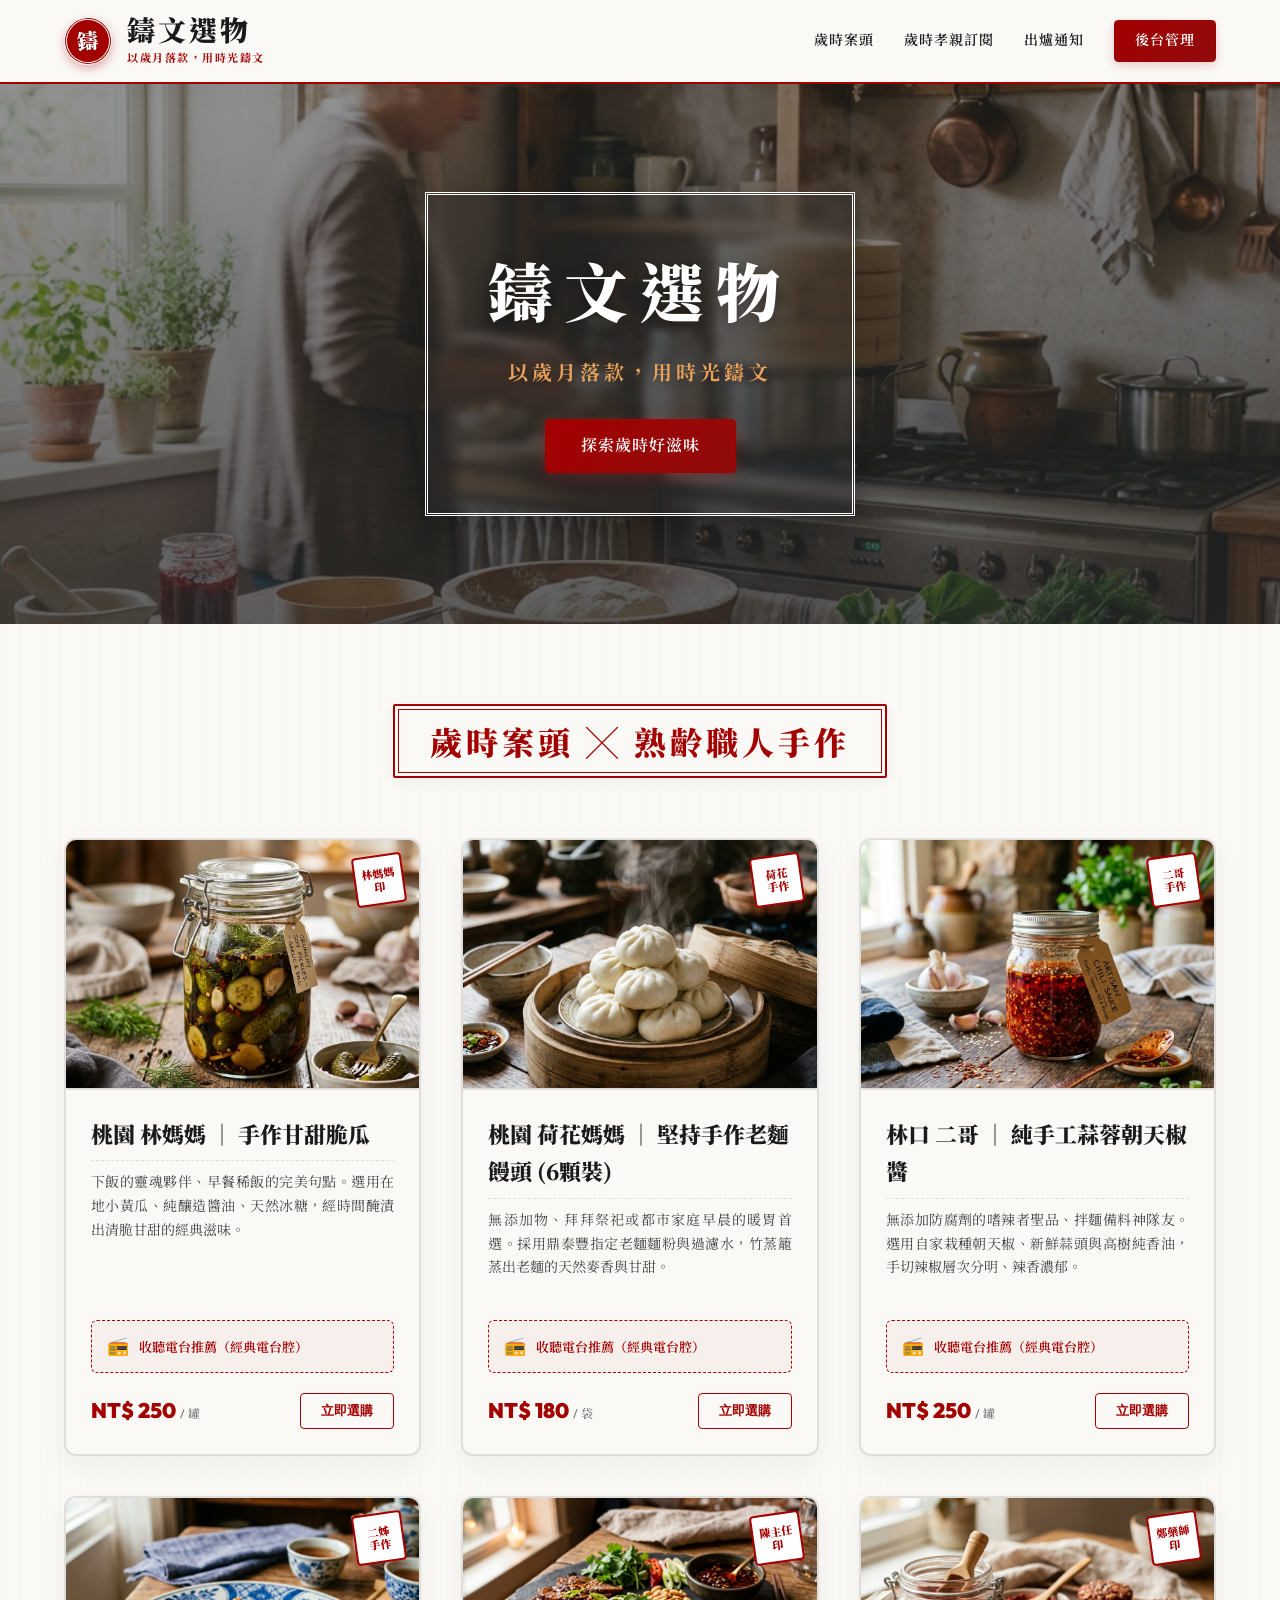
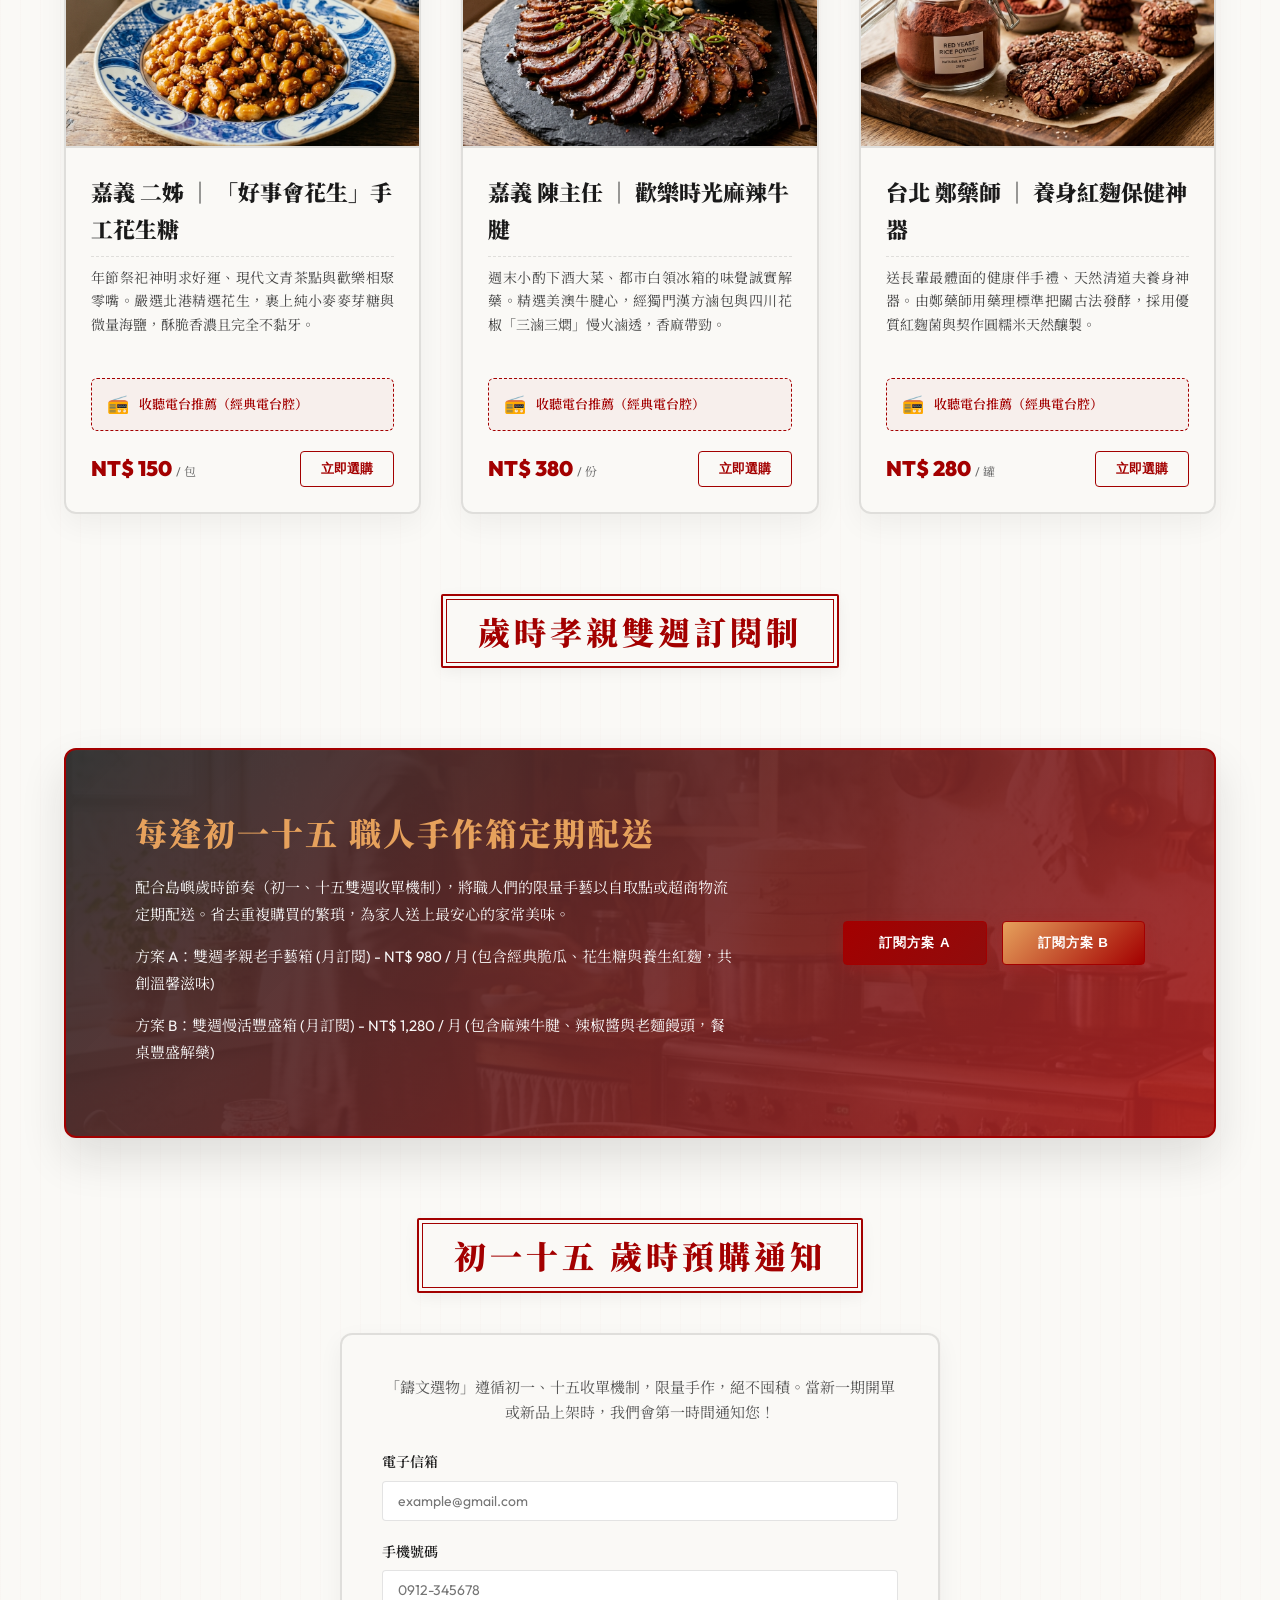
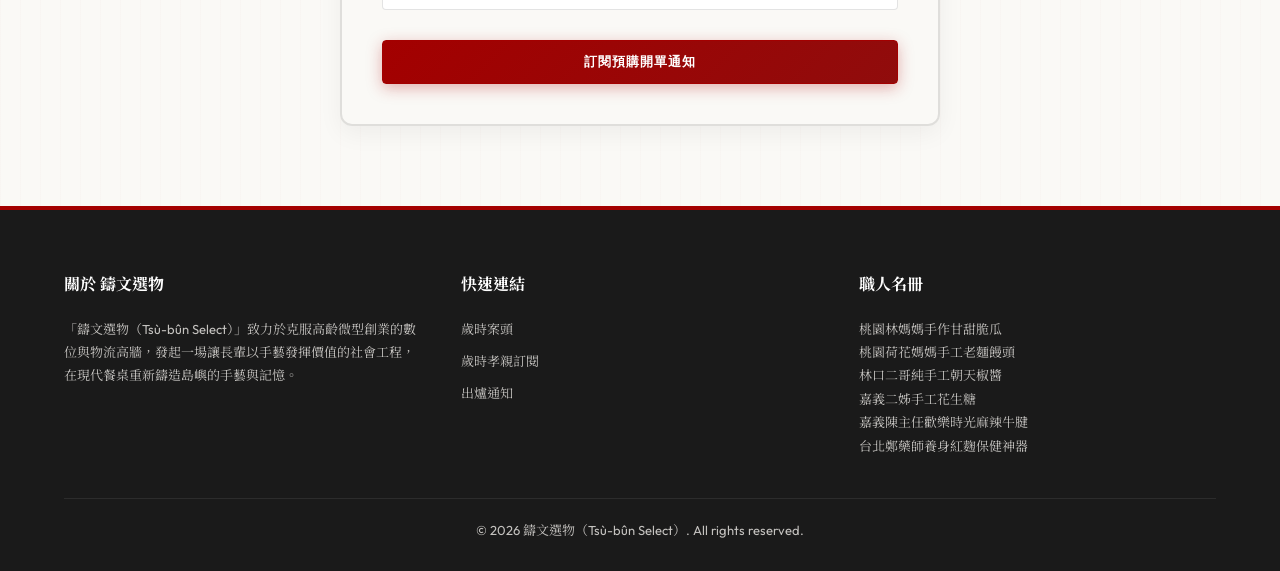
<file: static/index.html>
<!DOCTYPE html>
<html lang="zh-TW">
<head>
    <meta charset="utf-8">
    <meta name="viewport" content="width=device-width, initial-scale=1.0">
    <title>鑄文選物 | 以歲月落款，用時光鑄文 - 熟齡職人手作平台</title>
    <link rel="stylesheet" href="style.css">
</head>
<body>

    <!-- Header Navigation -->
    <header>
        <a href="index.html" class="brand-header-group">
            <div class="brand-stamp">鑄</div>
            <div class="logo-container">
                <span class="brand-name">鑄文選物</span>
                <span class="brand-slogan">以歲月落款，用時光鑄文</span>
            </div>
        </a>
        <nav>
            <a href="#products">歲時案頭</a>
            <a href="#subscriptions">歲時孝親訂閱</a>
            <a href="#newsletter">出爐通知</a>
            <a href="admin.html" class="btn-header">後台管理</a>
        </nav>
    </header>

    <!-- Hero Banner -->
    <section class="hero-section">
        <div class="hero-bg"></div>
        <div class="hero-content">
            <h1>鑄文選物</h1>
            <p>以歲月落款，用時光鑄文</p>
            <a href="#products" class="btn-primary">探索歲時好滋味</a>
        </div>
    </section>

    <!-- Product Showcase -->
    <section class="container" id="products">
        <div class="section-title">
            <h2>歲時案頭 ╳ 熟齡職人手作</h2>
        </div>
        <div class="product-grid">
            <!-- Product 1: Mrs. Lin Pickled Cucumber -->
            <div class="product-card">
                <div class="product-img">
                    <img src="images/cucumber.png" alt="桃園 林媽媽 ｜ 手作甘甜脆瓜">
                </div>
                <div class="product-info">
                    <h3>桃園 林媽媽 ｜ 手作甘甜脆瓜</h3>
                    <p class="product-desc">下飯的靈魂夥伴、早餐稀飯的完美句點。選用在地小黃瓜、純釀造醬油、天然冰糖，經時間醃漬出清脆甘甜的經典滋味。</p>
                    <div class="radio-broadcast-player" onclick="toggleRadioPlayer(this, 'lin_cucumber')">
                        <span class="radio-player-icon">📻</span>
                        <span class="radio-player-text">收聽電台推薦（經典電台腔）</span>
                    </div>
                    <div class="product-meta">
                        <span class="product-price">NT$ 250 <span>/ 罐</span></span>
                        <button class="btn-card" onclick="openOrderModal('桃園 林媽媽 ｜ 手作甘甜脆瓜', 250, 'single')">立即選購</button>
                    </div>
                    <div class="artisan-seal">林媽媽<br>印</div>
                </div>
            </div>
            
            <!-- Product 2: Mrs. Ying-Xue Steamed Buns -->
            <div class="product-card">
                <div class="product-img">
                    <img src="images/buns.png" alt="桃園 荷花媽媽 ｜ 堅持手作老麵饅頭 (6顆裝)">
                </div>
                <div class="product-info">
                    <h3>桃園 荷花媽媽 ｜ 堅持手作老麵饅頭 (6顆裝)</h3>
                    <p class="product-desc">無添加物、拜拜祭祀或都市家庭早晨的暖胃首選。採用鼎泰豐指定老麵麵粉與過濾水，竹蒸籠蒸出老麵的天然麥香與甘甜。</p>
                    <div class="radio-broadcast-player" onclick="toggleRadioPlayer(this, 'hehua_buns')">
                        <span class="radio-player-icon">📻</span>
                        <span class="radio-player-text">收聽電台推薦（經典電台腔）</span>
                    </div>
                    <div class="product-meta">
                        <span class="product-price">NT$ 180 <span>/ 袋</span></span>
                        <button class="btn-card" onclick="openOrderModal('桃園 荷花媽媽 ｜ 堅持手作老麵饅頭 (6顆裝)', 180, 'single')">立即選購</button>
                    </div>
                    <div class="artisan-seal">荷花<br>手作</div>
                </div>
            </div>
            
            <!-- Product 3: Linkou Brother Er Chili Sauce -->
            <div class="product-card">
                <div class="product-img">
                    <img src="images/chili.png" alt="林口 二哥 ｜ 純手工蒜蓉朝天椒醬">
                </div>
                <div class="product-info">
                    <h3>林口 二哥 ｜ 純手工蒜蓉朝天椒醬</h3>
                    <p class="product-desc">無添加防腐劑的嗜辣者聖品、拌麵備料神隊友。選用自家栽種朝天椒、新鮮蒜頭與高樹純香油，手切辣椒層次分明、辣香濃郁。</p>
                    <div class="radio-broadcast-player" onclick="toggleRadioPlayer(this, 'er_chili')">
                        <span class="radio-player-icon">📻</span>
                        <span class="radio-player-text">收聽電台推薦（經典電台腔）</span>
                    </div>
                    <div class="product-meta">
                        <span class="product-price">NT$ 250 <span>/ 罐</span></span>
                        <button class="btn-card" onclick="openOrderModal('林口 二哥 ｜ 純手工蒜蓉朝天椒醬', 250, 'single')">立即選購</button>
                    </div>
                    <div class="artisan-seal">二哥<br>手作</div>
                </div>
            </div>

            <!-- Product 4: Chiayi Second Sister Peanut Candy -->
            <div class="product-card">
                <div class="product-img">
                    <img src="images/peanuts.png" alt="嘉義 二姊 ｜ 「好事會花生」手工花生糖">
                </div>
                <div class="product-info">
                    <h3>嘉義 二姊 ｜ 「好事會花生」手工花生糖</h3>
                    <p class="product-desc">年節祭祀神明求好運、現代文青茶點與歡樂相聚零嘴。嚴選北港精選花生，裹上純小麥麥芽糖與微量海鹽，酥脆香濃且完全不黏牙。</p>
                    <div class="radio-broadcast-player" onclick="toggleRadioPlayer(this, 'erjie_peanuts')">
                        <span class="radio-player-icon">📻</span>
                        <span class="radio-player-text">收聽電台推薦（經典電台腔）</span>
                    </div>
                    <div class="product-meta">
                        <span class="product-price">NT$ 150 <span>/ 包</span></span>
                        <button class="btn-card" onclick="openOrderModal('嘉義 二姊 ｜ 「好事會花生」手工花生糖', 150, 'single')">立即選購</button>
                    </div>
                    <div class="artisan-seal">二姊<br>手作</div>
                </div>
            </div>

            <!-- Product 5: Chiayi Director Chen Mala Beef Shank -->
            <div class="product-card">
                <div class="product-img">
                    <img src="images/beef.png" alt="嘉義 陳主任 ｜ 歡樂時光麻辣牛腱">
                </div>
                <div class="product-info">
                    <h3>嘉義 陳主任 ｜ 歡樂時光麻辣牛腱</h3>
                    <p class="product-desc">週末小酌下酒大菜、都市白領冰箱的味覺誠實解藥。精選美澳牛腱心，經獨門漢方滷包與四川花椒「三滷三燜」慢火滷透，香麻帶勁。</p>
                    <div class="radio-broadcast-player" onclick="toggleRadioPlayer(this, 'chen_beef')">
                        <span class="radio-player-icon">📻</span>
                        <span class="radio-player-text">收聽電台推薦（經典電台腔）</span>
                    </div>
                    <div class="product-meta">
                        <span class="product-price">NT$ 380 <span>/ 份</span></span>
                        <button class="btn-card" onclick="openOrderModal('嘉義 陳主任 ｜ 歡樂時光麻辣牛腱', 380, 'single')">立即選購</button>
                    </div>
                    <div class="artisan-seal">陳主任<br>印</div>
                </div>
            </div>

            <!-- Product 6: Taipei Pharmacist Zheng Red Yeast Rice -->
            <div class="product-card">
                <div class="product-img">
                    <img src="images/red_yeast.png" alt="台北 鄭藥師紅麴點心">
                </div>
                <div class="product-info">
                    <h3>台北 鄭藥師 ｜ 養身紅麴保健神器</h3>
                    <p class="product-desc">送長輩最體面的健康伴手禮、天然清道夫養身神器。由鄭藥師用藥理標準把關古法發酵，採用優質紅麴菌與契作圓糯米天然釀製。</p>
                    <div class="radio-broadcast-player" onclick="toggleRadioPlayer(this, 'zheng_redyeast')">
                        <span class="radio-player-icon">📻</span>
                        <span class="radio-player-text">收聽電台推薦（經典電台腔）</span>
                    </div>
                    <div class="product-meta">
                        <span class="product-price">NT$ 280 <span>/ 罐</span></span>
                        <button class="btn-card" onclick="openOrderModal('台北 鄭藥師紅麴點心 (大罐裝)', 280, 'single')">立即選購</button>
                    </div>
                    <div class="artisan-seal">鄭藥師<br>印</div>
                </div>
            </div>
        </div>
    </section>

    <!-- Subscriptions Section -->
    <section class="container" id="subscriptions">
        <div class="section-title">
            <h2>歲時孝親雙週訂閱制</h2>
        </div>
        <div class="sub-banner">
            <div class="sub-banner-text">
                <h3>每逢初一十五 職人手作箱定期配送</h3>
                <p>配合島嶼歲時節奏（初一、十五雙週收單機制），將職人們的限量手藝以自取點或超商物流定期配送。省去重複購買的繁瑣，為家人送上最安心的家常美味。</p>
                <p>方案 A：雙週孝親老手藝箱 (月訂閱) - NT$ 980 / 月 (包含經典脆瓜、花生糖與養生紅麴，共創溫馨滋味)</p>
                <p>方案 B：雙週慢活豐盛箱 (月訂閱) - NT$ 1,280 / 月 (包含麻辣牛腱、辣椒醬與老麵饅頭，餐桌豐盛解藥)</p>
            </div>
            <div style="display: flex; gap: 15px; flex-wrap: wrap;">
                <button class="btn-primary" onclick="openOrderModal('方案 A：雙週孝親老手藝箱 (月訂閱)', 980, 'subscription')">訂閱方案 A</button>
                <button class="btn-primary" style="background: linear-gradient(135deg, var(--harvest-yellow), var(--temple-red));" onclick="openOrderModal('方案 B：雙週慢活豐盛箱 (月訂閱)', 1280, 'subscription')">訂閱方案 B</button>
            </div>
        </div>
    </section>

    <!-- Newsletter/Notification Subscription -->
    <section class="container" id="newsletter" style="max-width: 600px; text-align: center;">
        <div class="section-title">
            <h2>初一十五 歲時預購通知</h2>
        </div>
        <div class="metric-card" style="padding: 40px; margin-top: -20px;">
            <p style="margin-bottom: 25px; font-size: 15px; color: #555;">「鑄文選物」遵循初一、十五收單機制，限量手作，絕不囤積。當新一期開單或新品上架時，我們會第一時間通知您！</p>
            <form id="subscribe-form" onsubmit="handleSubscribe(event)">
                <div class="form-group" style="text-align: left;">
                    <label for="sub-email">電子信箱</label>
                    <input type="email" id="sub-email" class="form-control" placeholder="example@gmail.com" required>
                </div>
                <div class="form-group" style="text-align: left;">
                    <label for="sub-phone">手機號碼</label>
                    <input type="tel" id="sub-phone" class="form-control" placeholder="0912-345678" required>
                </div>
                <button type="submit" class="btn-primary" style="width: 100%; margin-top: 10px;">訂閱預購開單通知</button>
            </form>
            <div id="sub-status" style="margin-top: 15px; font-weight: bold; color: var(--temple-red); display: none;"></div>
        </div>
    </section>

    <!-- Footer -->
    <footer>
        <div class="footer-grid">
            <div class="footer-col">
                <h4>關於 鑄文選物</h4>
                <p>「鑄文選物（Tsù-bûn Select）」致力於克服高齡微型創業的數位與物流高牆，發起一場讓長輩以手藝發揮價值的社會工程，在現代餐桌重新鑄造島嶼的手藝與記憶。</p>
            </div>
            <div class="footer-col">
                <h4>快速連結</h4>
                <ul>
                    <li><a href="#products">歲時案頭</a></li>
                    <li><a href="#subscriptions">歲時孝親訂閱</a></li>
                    <li><a href="#newsletter">出爐通知</a></li>
                </ul>
            </div>
            <div class="footer-col">
                <h4>職人名冊</h4>
                <p>桃園林媽媽手作甘甜脆瓜<br>
                桃園荷花媽媽手工老麵饅頭<br>
                林口二哥純手工朝天椒醬<br>
                嘉義二姊手工花生糖<br>
                嘉義陳主任歡樂時光麻辣牛腱<br>
                台北鄭藥師養身紅麴保健神器</p>
            </div>
        </div>
        <div class="footer-bottom">
            <p>&copy; 2026 鑄文選物（Tsù-bûn Select）. All rights reserved.</p>
        </div>
    </footer>

    <!-- Ordering Modal -->
    <div class="modal" id="order-modal">
        <div class="modal-content">
            <button class="modal-close" onclick="closeOrderModal()">&times;</button>
            <h3 id="modal-title" style="margin-bottom: 20px; font-family: 'Noto Serif TC', serif; color: var(--temple-red); font-size: 24px;"></h3>
            <form id="order-form" onsubmit="handlePlaceOrder(event)">
                <input type="hidden" id="order-item-name">
                <input type="hidden" id="order-item-price">
                <input type="hidden" id="order-type">
                
                <div class="form-group">
                    <label for="cust-name">收件人姓名</label>
                    <input type="text" id="cust-name" class="form-control" required>
                </div>
                <div class="form-group">
                    <label for="cust-phone">聯絡手機</label>
                    <input type="tel" id="cust-phone" class="form-control" required placeholder="0912-345678">
                </div>
                <div class="form-group">
                    <label for="cust-address">配送地址</label>
                    <input type="text" id="cust-address" class="form-control" required>
                </div>
                <div class="form-group">
                    <label for="cust-qty" id="qty-label">數量</label>
                    <input type="number" id="cust-qty" class="form-control" min="1" value="1" oninput="updateTotal()" required>
                </div>
                <div style="margin: 25px 0; display: flex; justify-content: space-between; align-items: center; border-top: 1px dashed var(--glass-border); padding-top: 15px;">
                    <span style="font-weight: 600; font-size: 16px;">應付總金額：</span>
                    <span id="order-total" style="font-size: 24px; font-weight: 800; color: var(--temple-red);">NT$ 0</span>
                </div>
                <button type="submit" class="btn-primary" style="width: 100%;">確認提交</button>
            </form>
        </div>
    </div>

    <!-- Scripts -->
    <script>
        function openOrderModal(itemName, price, type) {
            document.getElementById('order-item-name').value = itemName;
            document.getElementById('order-item-price').value = price;
            document.getElementById('order-type').value = type;
            
            document.getElementById('modal-title').innerText = type === 'subscription' ? '手作箱溫馨訂閱' : '美食單次選購';
            
            if (type === 'subscription') {
                document.getElementById('qty-label').style.display = 'none';
                document.getElementById('cust-qty').style.display = 'none';
                document.getElementById('cust-qty').value = 1;
            } else {
                document.getElementById('qty-label').style.display = 'block';
                document.getElementById('cust-qty').style.display = 'block';
                document.getElementById('cust-qty').value = 1;
            }
            
            updateTotal();
            document.getElementById('order-modal').classList.add('active');
        }

        function closeOrderModal() {
            document.getElementById('order-modal').classList.remove('active');
            document.getElementById('order-form').reset();
        }

        function updateTotal() {
            const price = parseFloat(document.getElementById('order-item-price').value) || 0;
            const qty = parseInt(document.getElementById('cust-qty').value) || 1;
            const total = price * qty;
            document.getElementById('order-total').innerText = 'NT$ ' + total;
        }

        const isStaticHost = window.location.hostname.endsWith('github.io') || window.location.protocol === 'file:';

        async function handlePlaceOrder(event) {
            event.preventDefault();
            const customer_name = document.getElementById('cust-name').value;
            const phone = document.getElementById('cust-phone').value;
            const address = document.getElementById('cust-address').value;
            const qty = parseInt(document.getElementById('cust-qty').value) || 1;
            const item_name = document.getElementById('order-item-name').value;
            const price = parseFloat(document.getElementById('order-item-price').value) || 0;
            const type = document.getElementById('order-type').value;
            const amount = price * qty;
            
            const payload = {
                customer_name,
                phone,
                address,
                items: [{name: item_name, price, qty}],
                type,
                amount
            };
            
            if (isStaticHost) {
                const orders = JSON.parse(localStorage.getItem('tsubun_orders') || '[]');
                const prefix = type === 'subscription' ? 'SUB' : 'ORD';
                const dateStr = new Date().toISOString().slice(0, 10).replace(/-/g, '');
                const order_id = `${prefix}${dateStr}${(orders.length + 1).toString().padStart(3, '0')}`;
                
                const newOrder = {
                    id: order_id,
                    customer_name,
                    phone,
                    address,
                    items: payload.items,
                    type,
                    amount,
                    status: 'Pending',
                    time: new Date().toISOString().slice(0, 19).replace('T', ' '),
                    shipped_time: ''
                };
                orders.push(newOrder);
                localStorage.setItem('tsubun_orders', JSON.stringify(orders));
                alert('下單成功！（測試模擬）您的訂單編號為：' + order_id);
                closeOrderModal();
                return;
            }
            
            try {
                const response = await fetch('/api/order', {
                    method: 'POST',
                    headers: {'Content-Type': 'application/json'},
                    body: JSON.stringify(payload)
                });
                const result = await response.json();
                if (result.status === 'success') {
                    alert('下單成功！您的訂單/訂閱編號為：' + result.order_id);
                    closeOrderModal();
                } else {
                    alert('提交失敗：' + result.message);
                }
            } catch (err) {
                alert('網路錯誤，無法提交訂單！');
            }
        }

        async function handleSubscribe(event) {
            event.preventDefault();
            const email = document.getElementById('sub-email').value;
            const phone = document.getElementById('sub-phone').value;
            const statusEl = document.getElementById('sub-status');
            
            if (isStaticHost) {
                const subs = JSON.parse(localStorage.getItem('tsubun_subscribers') || '[]');
                const exists = subs.some(s => (email && s.email === email) || (phone && s.phone === phone));
                if (!exists) {
                    subs.push({
                        email,
                        phone,
                        time: new Date().toISOString().slice(0, 19).replace('T', ' ')
                    });
                    localStorage.setItem('tsubun_subscribers', JSON.stringify(subs));
                }
                statusEl.innerText = '訂閱成功！（測試模擬）最新出爐通知將第一時間發送給您。';
                statusEl.style.display = 'block';
                document.getElementById('subscribe-form').reset();
                setTimeout(() => statusEl.style.display = 'none', 5000);
                return;
            }
            
            try {
                const response = await fetch('/api/subscribe', {
                    method: 'POST',
                    headers: {'Content-Type': 'application/json'},
                    body: JSON.stringify({email, phone})
                });
                const result = await response.json();
                if (result.status === 'success') {
                    statusEl.innerText = '訂閱成功！最新出爐通知將第一時間發送給您。';
                    statusEl.style.display = 'block';
                    document.getElementById('subscribe-form').reset();
                    setTimeout(() => statusEl.style.display = 'none', 5000);
                } else {
                    alert('訂閱失敗：' + result.message);
                }
            } catch (err) {
                alert('網路錯誤，訂閱失敗！');
            }
        }

        // Radio Player Audio Logic
        let activeAudio = null;
        let activeBgm = null;
        let activePlayerEl = null;

        // Preload static sound effect
        const staticAudio = new Audio('audio/radio_static.wav');
        staticAudio.volume = 0.3;

        async function toggleRadioPlayer(element, audioKey) {
            // If already playing, stop it
            if (element.classList.contains('playing')) {
                stopAllAudio();
                return;
            }

            // Stop current
            stopAllAudio();

            activePlayerEl = element;
            activePlayerEl.classList.add('playing');
            activePlayerEl.querySelector('.radio-player-text').innerText = '收音機開機中...';

            try {
                // Play analog static noise
                await staticAudio.play();
                
                setTimeout(async () => {
                    if (activePlayerEl !== element) return; // Guard

                    // Play BGM
                    activeBgm = new Audio('audio/radio_bgm.m4a');
                    activeBgm.volume = 0.12;
                    activeBgm.loop = true;
                    await activeBgm.play();

                    // Play voice
                    activeAudio = new Audio(`audio/${audioKey}.mp3`);
                    activeAudio.volume = 0.95;
                    
                    activeAudio.addEventListener('ended', () => {
                        stopAllAudio();
                    });

                    await activeAudio.play();
                    activePlayerEl.querySelector('.radio-player-text').innerText = '電台熱烈推薦中 📻';
                }, 800);
            } catch (err) {
                console.error("Audio playback error:", err);
                activePlayerEl.querySelector('.radio-player-text').innerText = '播放失敗，請檢查音訊檔';
                setTimeout(stopAllAudio, 2000);
            }
        }

        function stopAllAudio() {
            if (activeAudio) {
                activeAudio.pause();
                activeAudio = null;
            }
            if (activeBgm) {
                activeBgm.pause();
                activeBgm = null;
            }
            if (activePlayerEl) {
                activePlayerEl.classList.remove('playing');
                activePlayerEl.querySelector('.radio-player-text').innerText = '收聽電台推薦（經典電台腔）';
                activePlayerEl = null;
            }
            staticAudio.pause();
            staticAudio.currentTime = 0;
        }
    </script>
</body>
</html>
</file>
<file: static/style.css>
@import url('https://fonts.googleapis.com/css2?family=Outfit:wght@300;400;600;800&family=Noto+Serif+TC:wght@400;700;900&display=swap');

:root {
    --temple-red: #A30000;
    --harvest-yellow: #E6A15C;
    --paper-white: #FAF9F6;
    --ink-black: #1A1A1A;
    --glass-bg: rgba(250, 249, 246, 0.96);
    --glass-border: rgba(26, 26, 26, 0.12);
    --shadow-light: rgba(26, 26, 26, 0.05);
    --shadow-dark: rgba(26, 26, 26, 0.12);
    --transition: all 0.3s cubic-bezier(0.4, 0, 0.2, 1);
}

* {
    margin: 0;
    padding: 0;
    box-sizing: border-box;
}

body {
    background-color: var(--paper-white);
    /* Vintage manuscript paper vertical lines effect */
    background-image: linear-gradient(90deg, rgba(178, 34, 34, 0.015) 1px, transparent 1px);
    background-size: 20px 100%;
    font-family: 'Outfit', 'Noto Serif TC', sans-serif;
    color: var(--ink-black);
    line-height: 1.7;
    overflow-x: hidden;
}

/* Animations */
@keyframes fadeInUp {
    from {
        opacity: 0;
        transform: translateY(20px);
    }
    to {
        opacity: 1;
        transform: translateY(0);
    }
}

/* Header & Brand Stamp Logo */
header {
    background: var(--glass-bg);
    backdrop-filter: blur(12px);
    border-bottom: 2px solid var(--temple-red);
    position: sticky;
    top: 0;
    z-index: 1000;
    padding: 15px 5%;
    display: flex;
    justify-content: space-between;
    align-items: center;
    box-shadow: 0 4px 30px var(--shadow-light);
}

.brand-header-group {
    display: flex;
    align-items: center;
    gap: 15px;
    text-decoration: none;
    color: inherit;
}

.brand-stamp {
    width: 48px;
    height: 48px;
    background-color: var(--temple-red);
    border-radius: 50%;
    display: flex;
    align-items: center;
    justify-content: center;
    box-shadow: 0 4px 10px rgba(178, 34, 34, 0.35);
    font-family: 'Noto Serif TC', serif;
    font-weight: 900;
    font-size: 21px;
    color: #fff;
    border: 3px double #FDFBF7;
    text-shadow: 0 1px 2px rgba(0, 0, 0, 0.3);
    transform: rotate(-6deg); /* Styled organic stamp rotation */
    user-select: none;
}

.logo-container {
    display: flex;
    flex-direction: column;
}

.brand-name {
    font-family: 'Noto Serif TC', serif;
    font-weight: 900;
    font-size: 28px;
    letter-spacing: 3px;
    color: var(--ink-black);
    line-height: 1.0;
}

.brand-phonetic {
    font-family: 'Outfit', sans-serif;
    font-size: 11px;
    font-weight: 600;
    color: var(--temple-red);
    letter-spacing: 2px;
    margin-left: 8px;
    text-transform: uppercase;
}

.brand-slogan {
    font-family: 'Noto Serif TC', serif;
    font-weight: 700;
    font-size: 11px;
    letter-spacing: 1.5px;
    color: var(--temple-red);
    margin-top: 5px;
}

nav {
    display: flex;
    align-items: center;
    gap: 30px;
}

nav a {
    text-decoration: none;
    color: var(--ink-black);
    font-weight: 600;
    font-size: 14px;
    transition: var(--transition);
    letter-spacing: 1px;
}

nav a:hover {
    color: var(--temple-red);
}

.btn-header {
    background: linear-gradient(135deg, var(--temple-red), #900c0c);
    color: #fff !important;
    padding: 8px 20px;
    border-radius: 4px; /* Blocky traditional tag style */
    font-weight: 600;
    box-shadow: 0 4px 10px rgba(178, 34, 34, 0.2);
    border: 1px solid var(--temple-red);
}

.btn-header:hover {
    transform: translateY(-2px);
    box-shadow: 0 6px 15px rgba(178, 34, 34, 0.3);
}

/* Hero Section */
.hero-section {
    position: relative;
    height: 60vh;
    display: flex;
    align-items: center;
    justify-content: center;
    text-align: center;
    color: #fff;
    padding: 0 20px;
    overflow: hidden;
}

.hero-bg {
    position: absolute;
    top: 0; left: 0; width: 100%; height: 100%;
    background-image: linear-gradient(rgba(44, 44, 44, 0.5), rgba(44, 44, 44, 0.75)), url('images/hero.png');
    background-size: cover;
    background-position: center;
    z-index: 1;
    transform: scale(1.03);
    transition: transform 5s ease-out;
}

.hero-section:hover .hero-bg {
    transform: scale(1);
}

.hero-content {
    position: relative;
    z-index: 2;
    max-width: 800px;
    animation: fadeInUp 1s ease-out;
    border: 3px double #fff;
    padding: 40px 60px;
    background: rgba(44, 44, 44, 0.35);
    backdrop-filter: blur(4px);
    box-shadow: 0 10px 30px rgba(0,0,0,0.3);
}

.hero-content h1 {
    font-family: 'Noto Serif TC', serif;
    font-weight: 900;
    font-size: 64px;
    letter-spacing: 12px;
    margin-bottom: 12px;
    text-shadow: 0 4px 15px rgba(0,0,0,0.4);
}

.hero-content p {
    font-family: 'Noto Serif TC', serif;
    font-size: 20px;
    font-weight: 700;
    color: var(--harvest-yellow);
    letter-spacing: 4px;
    margin-bottom: 30px;
    text-shadow: 0 2px 8px rgba(0,0,0,0.4);
}

.btn-primary {
    display: inline-block;
    padding: 12px 35px;
    background: linear-gradient(135deg, var(--temple-red), #900c0c);
    color: #fff;
    text-decoration: none;
    font-weight: 600;
    border-radius: 4px; /* Blocky shop sign style */
    box-shadow: 0 4px 15px rgba(178, 34, 34, 0.35);
    border: 1px solid var(--temple-red);
    cursor: pointer;
    transition: var(--transition);
    letter-spacing: 1px;
}

.btn-primary:hover {
    transform: translateY(-3px);
    box-shadow: 0 8px 25px rgba(178, 34, 34, 0.5);
}

/* Section Plaque Signboards (匾額設計) */
.container {
    width: 90%;
    max-width: 1200px;
    margin: 80px auto;
}

.section-title {
    text-align: center;
    margin-bottom: 60px;
}

.section-title h2 {
    font-family: 'Noto Serif TC', serif;
    font-weight: 900;
    font-size: 32px;
    color: var(--temple-red);
    border: 2px solid var(--temple-red);
    padding: 8px 35px;
    border-radius: 2px;
    background: var(--glass-bg);
    box-shadow: 0 4px 15px var(--shadow-light);
    display: inline-block;
    letter-spacing: 4px;
    position: relative;
}

/* Vintage double border decoration inside plaque */
.section-title h2::before {
    content: "";
    position: absolute;
    top: 3px; left: 3px; right: 3px; bottom: 3px;
    border: 1px solid var(--temple-red);
    pointer-events: none;
}

/* Product Section & Cards */
.product-grid {
    display: grid;
    grid-template-columns: repeat(auto-fit, minmax(340px, 1fr));
    gap: 40px;
}

.product-card {
    background: var(--glass-bg);
    border: 2px solid var(--glass-border);
    border-radius: 12px;
    overflow: hidden;
    box-shadow: 0 10px 30px var(--shadow-light);
    transition: var(--transition);
    display: flex;
    flex-direction: column;
    position: relative;
}

.product-card:hover {
    transform: translateY(-8px);
    box-shadow: 0 15px 40px var(--shadow-dark);
    border-color: var(--temple-red);
}

.product-img {
    height: 250px;
    overflow: hidden;
    position: relative;
    border-bottom: 2px solid var(--glass-border);
}

.product-img img {
    width: 100%;
    height: 100%;
    object-fit: cover;
    transition: var(--transition);
}

.product-card:hover .product-img img {
    transform: scale(1.05);
}

/* Artisan Signature Seal (落款章) - Relocated to top-right of image to avoid overlaps */
.artisan-seal {
    position: absolute;
    top: 15px;
    right: 15px;
    z-index: 10;
    width: 50px;
    height: 50px;
    border: 2.5px solid var(--temple-red);
    color: var(--temple-red);
    background-color: #fff;
    font-family: 'Noto Serif TC', serif;
    font-size: 11px;
    font-weight: 900;
    display: flex;
    align-items: center;
    justify-content: center;
    text-align: center;
    line-height: 1.15;
    border-radius: 4px;
    transform: rotate(-8deg); /* Organic stamped tilt */
    box-shadow: 0 4px 10px rgba(178, 34, 34, 0.2);
    pointer-events: none;
    user-select: none;
}

.product-info {
    padding: 25px;
    display: flex;
    flex-direction: column;
    flex-grow: 1;
}

.product-info h3 {
    font-family: 'Noto Serif TC', serif;
    font-weight: 900;
    font-size: 22px;
    margin-bottom: 10px;
    color: var(--ink-black);
    border-bottom: 1px dashed var(--glass-border);
    padding-bottom: 8px;
}

.product-desc {
    font-size: 14px;
    color: #444;
    margin-bottom: 25px;
    flex-grow: 1;
    text-align: justify;
}

.product-meta {
    display: flex;
    justify-content: space-between;
    align-items: center;
    margin-top: auto;
}

.product-price {
    font-size: 21px;
    font-weight: 900;
    color: var(--temple-red);
}

.product-price span {
    font-size: 12px;
    color: #666;
    font-weight: 400;
}

.btn-card {
    background: transparent;
    border: 1.5px solid var(--temple-red);
    color: var(--temple-red);
    padding: 8px 20px;
    border-radius: 4px; /* Blocky label style */
    font-weight: 600;
    font-size: 13px;
    cursor: pointer;
    transition: var(--transition);
}

.btn-card:hover {
    background: var(--temple-red);
    color: #fff;
    box-shadow: 0 4px 10px rgba(178, 34, 34, 0.2);
}

/* Subscription Box Banner */
.sub-banner {
    background: linear-gradient(135deg, rgba(44, 44, 44, 0.95), rgba(178, 34, 34, 0.9)), url('images/hero.png');
    background-size: cover;
    background-position: center;
    border-radius: 12px;
    border: 2px solid var(--temple-red);
    padding: 55px 6%;
    color: #fff;
    box-shadow: 0 20px 45px var(--shadow-dark);
    margin-top: 80px;
    display: flex;
    align-items: center;
    justify-content: space-between;
    gap: 40px;
    flex-wrap: wrap;
}

.sub-banner-text {
    max-width: 600px;
}

.sub-banner-text h3 {
    font-family: 'Noto Serif TC', serif;
    font-size: 32px;
    font-weight: 900;
    color: var(--harvest-yellow);
    margin-bottom: 15px;
    letter-spacing: 2px;
}

.sub-banner-text p {
    font-size: 15px;
    opacity: 0.95;
    margin-bottom: 15px;
    line-height: 1.8;
}

/* Modals */
.modal {
    position: fixed;
    top: 0; left: 0; width: 100%; height: 100%;
    background: rgba(44, 44, 44, 0.4);
    backdrop-filter: blur(8px);
    z-index: 2000;
    display: flex;
    align-items: center;
    justify-content: center;
    opacity: 0;
    pointer-events: none;
    transition: var(--transition);
}

.modal.active {
    opacity: 1;
    pointer-events: auto;
}

.modal-content {
    background: var(--paper-white);
    border: 2px solid var(--temple-red);
    border-radius: 12px;
    width: 90%;
    max-width: 520px;
    padding: 35px;
    box-shadow: 0 20px 50px rgba(0,0,0,0.3);
    position: relative;
    transform: scale(0.92);
    transition: var(--transition);
}

.modal.active .modal-content {
    transform: scale(1);
}

.modal-close {
    position: absolute;
    top: 20px;
    right: 20px;
    background: transparent;
    border: none;
    font-size: 24px;
    cursor: pointer;
    color: var(--ink-black);
    opacity: 0.4;
    transition: var(--transition);
}

.modal-close:hover {
    opacity: 1;
}

.form-group {
    margin-bottom: 20px;
}

.form-group label {
    display: block;
    font-weight: 600;
    font-size: 14px;
    margin-bottom: 6px;
}

.form-control {
    width: 100%;
    padding: 10px 15px;
    border: 1px solid var(--glass-border);
    background: #fff;
    border-radius: 4px;
    font-family: inherit;
    font-size: 14px;
    color: var(--ink-black);
    outline: none;
    transition: var(--transition);
}

.form-control:focus {
    border-color: var(--temple-red);
    box-shadow: 0 0 0 3px rgba(178, 34, 34, 0.12);
}

/* Footer Section */
footer {
    background: var(--ink-black);
    color: rgba(253, 251, 247, 0.75);
    padding: 60px 5% 30px;
    font-size: 13px;
    border-top: 4px solid var(--temple-red);
}

.footer-grid {
    display: grid;
    grid-template-columns: repeat(auto-fit, minmax(220px, 1fr));
    gap: 40px;
    max-width: 1200px;
    margin: 0 auto 40px;
}

.footer-col h4 {
    font-family: 'Noto Serif TC', serif;
    font-weight: 700;
    color: #fff;
    font-size: 16px;
    margin-bottom: 20px;
}

.footer-col p {
    line-height: 1.8;
}

.footer-col ul {
    list-style: none;
}

.footer-col ul li {
    margin-bottom: 10px;
}

.footer-col ul li a {
    color: inherit;
    text-decoration: none;
    transition: var(--transition);
}

.footer-col ul li a:hover {
    color: var(--harvest-yellow);
}

.footer-bottom {
    text-align: center;
    border-top: 1px solid rgba(253, 251, 247, 0.08);
    padding-top: 20px;
    max-width: 1200px;
    margin: 0 auto;
}

/* === BACKEND DASHBOARD (admin.html) === */
.dashboard-grid {
    display: grid;
    grid-template-columns: repeat(auto-fit, minmax(220px, 1fr));
    gap: 25px;
    margin-bottom: 40px;
}

.metric-card {
    background: var(--glass-bg);
    backdrop-filter: blur(8px);
    border: 2px solid var(--glass-border);
    padding: 25px;
    border-radius: 12px;
    box-shadow: 0 8px 24px var(--shadow-light);
    display: flex;
    flex-direction: column;
}

.metric-lbl {
    font-size: 11px;
    font-weight: 600;
    color: var(--harvest-yellow);
    letter-spacing: 1.5px;
    text-transform: uppercase;
}

.metric-val {
    font-size: 32px;
    font-weight: 800;
    color: var(--temple-red);
    margin: 8px 0;
}

.metric-desc {
    font-size: 12px;
    color: #666;
}

/* Tabs System */
.tabs-header {
    display: flex;
    border-bottom: 1px solid var(--glass-border);
    margin-bottom: 30px;
    gap: 10px;
}

.tab-btn {
    background: transparent;
    border: none;
    border-bottom: 3px solid transparent;
    padding: 10px 20px;
    font-weight: 600;
    font-size: 15px;
    color: #666;
    cursor: pointer;
    transition: var(--transition);
}

.tab-btn.active {
    color: var(--temple-red);
    border-bottom-color: var(--temple-red);
}

.tab-panel {
    display: none;
    animation: fadeInUp 0.4s ease-out;
}

.tab-panel.active {
    display: block;
}

/* Tables & Lists */
.data-table-container {
    background: var(--glass-bg);
    border: 2px solid var(--glass-border);
    border-radius: 12px;
    overflow-x: auto;
    box-shadow: 0 4px 15px var(--shadow-light);
}

table {
    width: 100%;
    border-collapse: collapse;
    text-align: left;
    font-size: 14px;
}

th, td {
    padding: 15px 20px;
    border-bottom: 1px solid var(--glass-border);
}

th {
    background: rgba(44, 44, 44, 0.02);
    font-weight: 600;
    color: var(--ink-black);
}

tr:last-child td {
    border-bottom: none;
}

.badge {
    display: inline-block;
    padding: 3px 8px;
    font-size: 11px;
    font-weight: 600;
    border-radius: 10px;
}

.badge.pending {
    background: rgba(230, 161, 92, 0.12);
    color: var(--harvest-yellow);
    border: 1px solid var(--harvest-yellow);
}

.badge.shipped {
    background: rgba(178, 34, 34, 0.12);
    color: var(--temple-red);
    border: 1px solid var(--temple-red);
}

.badge.sub {
    background: rgba(44, 44, 44, 0.05);
    color: var(--ink-black);
}

.badge.single {
    background: rgba(0, 0, 0, 0.03);
    color: #666;
}

.btn-ship {
    background: var(--temple-red);
    color: #fff;
    border: none;
    padding: 6px 12px;
    border-radius: 4px;
    font-size: 12px;
    font-weight: 600;
    cursor: pointer;
    box-shadow: 0 2px 5px rgba(178, 34, 34, 0.2);
    transition: var(--transition);
}

.btn-ship:hover {
    background: #900c0c;
    box-shadow: 0 4px 10px rgba(178, 34, 34, 0.35);
}

/* SVG circular progress indicator */
.progress-container {
    display: flex;
    align-items: center;
    gap: 15px;
}

.progress-circle {
    width: 60px;
    height: 60px;
}

.progress-circle-bg {
    fill: none;
    stroke: rgba(44, 44, 44, 0.05);
    stroke-width: 4px;
}

.progress-circle-bar {
    fill: none;
    stroke: var(--temple-red);
    stroke-width: 4px;
    stroke-linecap: round;
    transition: stroke-dashoffset 0.8s ease-in-out;
}

/* Notification Broadcaster Area */
.broadcast-box {
    background: var(--glass-bg);
    border: 2px solid var(--glass-border);
    padding: 30px;
    border-radius: 16px;
    box-shadow: 0 8px 24px var(--shadow-light);
    max-width: 600px;
}

.broadcast-box h3 {
    font-family: 'Noto Serif TC', serif;
    font-size: 20px;
    margin-bottom: 10px;
    color: var(--temple-red);
}

/* Time Seal Ribbon (時光封條) */
.time-seal-ribbon {
    display: block;
    margin-top: 8px;
    font-family: 'Consolas', 'Noto Serif TC', monospace;
    font-size: 10px;
    color: var(--temple-red);
    background: rgba(178, 34, 34, 0.06);
    border: 1px dashed var(--temple-red);
    padding: 4px 10px;
    border-radius: 3px;
    letter-spacing: 0.5px;
    text-align: center;
}

/* Radio Broadcast Player */
.radio-broadcast-player {
    display: flex;
    align-items: center;
    gap: 10px;
    background: rgba(163, 0, 0, 0.04);
    border: 1px dashed var(--temple-red);
    padding: 10px 15px;
    border-radius: 6px;
    margin-top: 15px;
    margin-bottom: 20px;
    cursor: pointer;
    transition: var(--transition);
    user-select: none;
}

.radio-broadcast-player:hover {
    background: rgba(163, 0, 0, 0.08);
    transform: translateY(-1px);
}

.radio-player-icon {
    font-size: 18px;
    display: inline-block;
}

.radio-player-text {
    font-size: 13px;
    font-weight: 600;
    color: var(--temple-red);
    font-family: 'Noto Serif TC', serif;
}

/* Pulsing wave animation when playing */
.radio-broadcast-player.playing {
    background: rgba(163, 0, 0, 0.1);
    border-style: solid;
    box-shadow: 0 0 10px rgba(163, 0, 0, 0.15);
}

.radio-broadcast-player.playing .radio-player-icon {
    animation: pulse 1.2s infinite alternate ease-in-out;
}

@keyframes pulse {
    0% { transform: scale(1); opacity: 0.8; }
    100% { transform: scale(1.2) rotate(-5deg); opacity: 1; }
}
</file>
